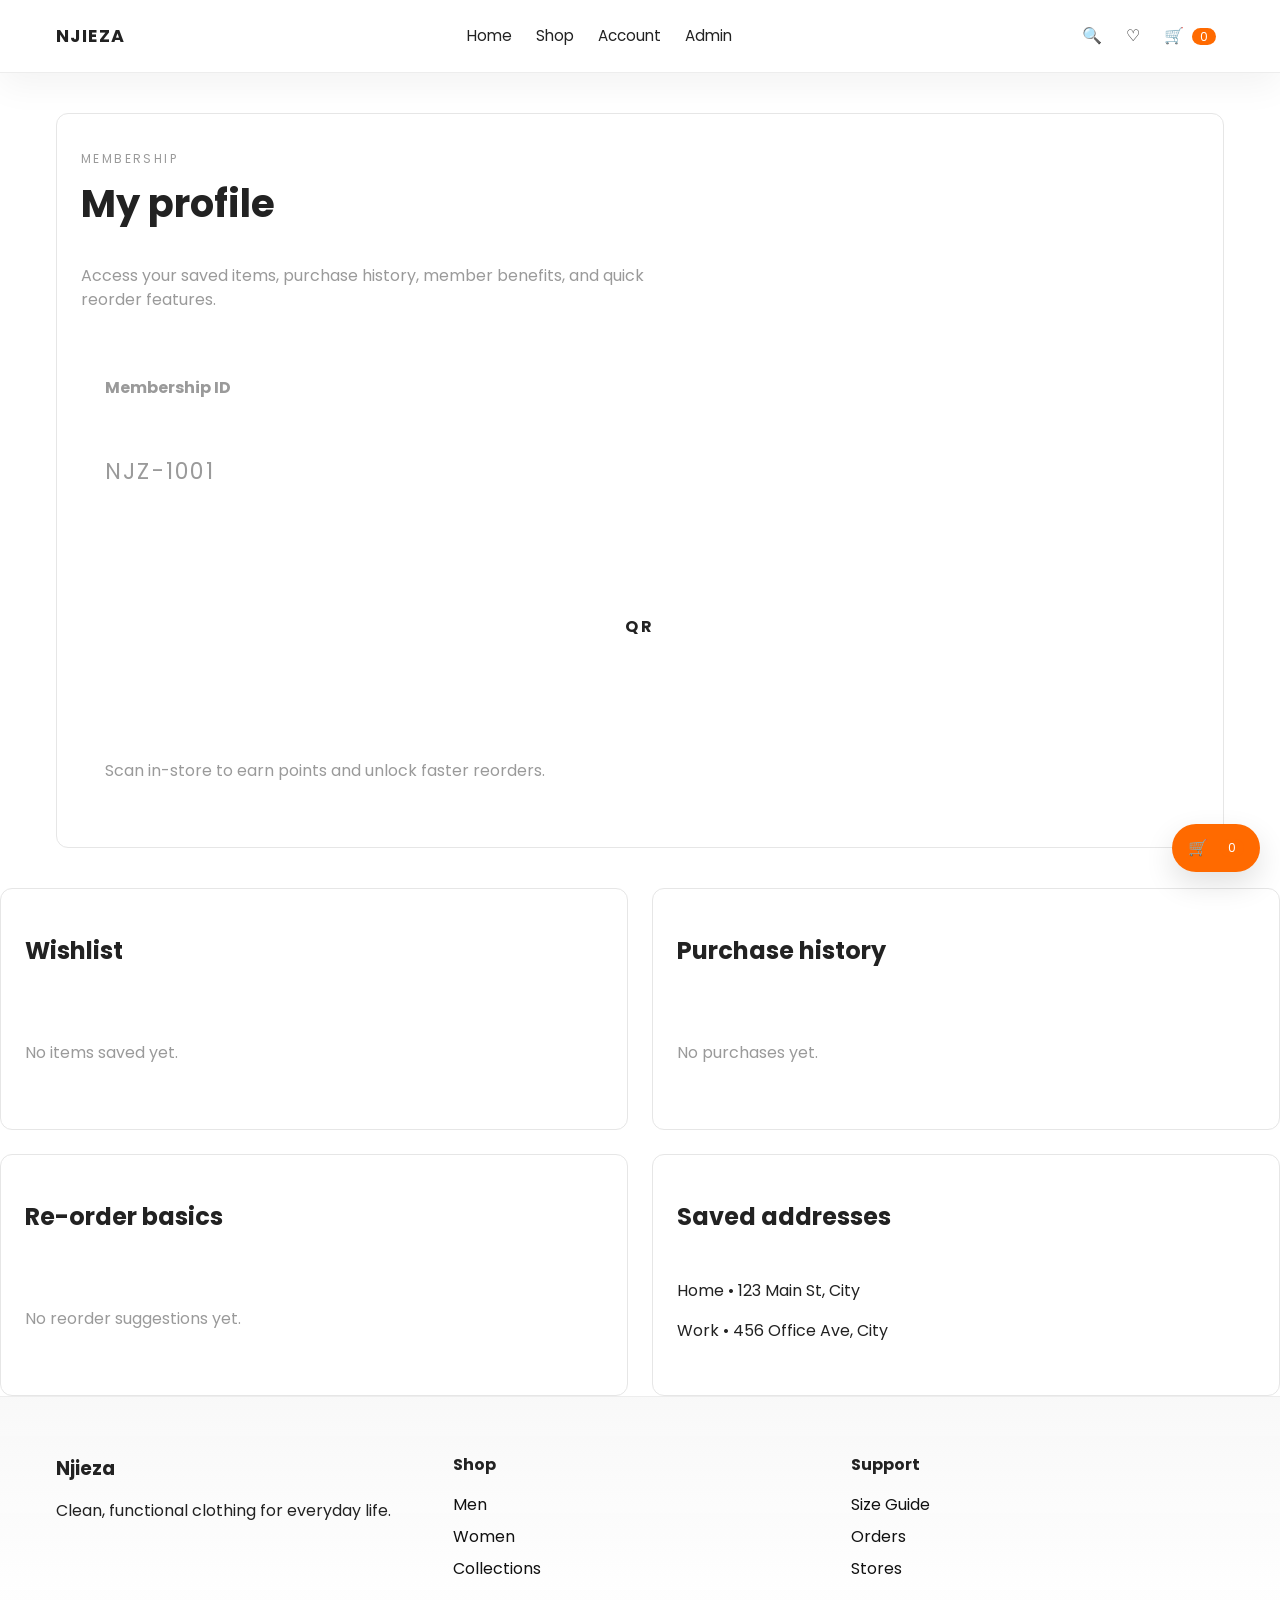
<file: account.html>
<!DOCTYPE html>
<html lang="en">
  <head>
    <meta charset="UTF-8" />
    <meta name="viewport" content="width=device-width, initial-scale=1.0" />
    <title>Account — Njieza</title>
    <link rel="stylesheet" href="styles.css" />
    <link href="https://fonts.googleapis.com/css2?family=Poppins:wght@300;400;600;700&display=swap" rel="stylesheet">
    <script defer src="script.js"></script>
  </head>
  <body>
    <div class="site-shell">
      <header class="site-header">
        <div class="header-inner">
          <a class="logo" href="index.html">njieza</a>
          <nav class="main-nav" aria-label="Primary navigation">
            <a href="index.html">Home</a>
            <a href="shop.html">Shop</a>
            <a href="account.html">Account</a>
            <a href="admin.html">Admin</a>
          </nav>
          <div class="header-actions">
            <button class="icon-button search-toggle" type="button" aria-label="Open search">🔍</button>
            <a class="icon-button" href="#" aria-label="Wishlist">♡</a>
            <button class="icon-button cart-button" type="button" aria-label="Open cart">🛒 <span class="cart-count">0</span></button>
          </div>
        </div>
        <div class="search-bar-panel hidden">
          <input type="search" placeholder="Search by fabric, collection, or product" aria-label="Search products" />
          <div class="search-suggestions">
            <button type="button">AIRism</button>
            <button type="button">Thermal</button>
            <button type="button">Basics</button>
            <button type="button">Lounge</button>
          </div>
        </div>
      </header>

      <main id="account-page">
        <section class="account-hero">
          <div class="account-card">
            <p class="eyebrow">Membership</p>
            <h1>My profile</h1>
            <p>Access your saved items, purchase history, member benefits, and quick reorder features.</p>
            <div class="membership-card account-membership">
              <p class="membership-label">Membership ID</p>
              <p class="membership-code" id="membership-id">NJZ-1001</p>
              <div class="qr-placeholder">QR</div>
              <p class="membership-note">Scan in-store to earn points and unlock faster reorders.</p>
            </div>
          </div>
        </section>

        <section class="account-grid">
          <div class="account-card">
            <h2>Wishlist</h2>
            <div id="wishlist-items" class="wishlist-list">
              <p class="empty-state">No items saved yet.</p>
            </div>
          </div>

          <div class="account-card">
            <h2>Purchase history</h2>
            <div id="order-history" class="history-list">
              <p class="empty-state">No purchases yet.</p>
            </div>
          </div>

          <div class="account-card">
            <h2>Re-order basics</h2>
            <div id="reorder-basics" class="reorder-list"></div>
          </div>

          <div class="account-card">
            <h2>Saved addresses</h2>
            <div id="saved-addresses">
              <p>Home • 123 Main St, City</p>
              <p>Work • 456 Office Ave, City</p>
            </div>
          </div>
        </section>
      </main>

      <footer class="site-footer">
        <div class="footer-grid">
          <div>
            <h3>Njieza</h3>
            <p>Clean, functional clothing for everyday life.</p>
          </div>
          <div>
            <p><strong>Shop</strong></p>
            <a href="#">Men</a>
            <a href="#">Women</a>
            <a href="#">Collections</a>
          </div>
          <div>
            <p><strong>Support</strong></p>
            <a href="#">Size Guide</a>
            <a href="#">Orders</a>
            <a href="#">Stores</a>
          </div>
        </div>
      </footer>

      <div class="mini-cart-drawer hidden">
        <div class="drawer-header">
          <h2>Your cart</h2>
          <button class="icon-button drawer-close" type="button" aria-label="Close cart">✕</button>
        </div>
        <div class="drawer-content" id="drawer-items-account">
          <p class="drawer-empty">Your cart is empty.</p>
        </div>
        <div class="drawer-footer">
          <div class="drawer-total">
            <span>Subtotal</span>
            <strong id="drawer-total-account">$0.00</strong>
          </div>
          <a class="button button-primary" href="checkout.html">Checkout</a>
        </div>
      </div>
      <div class="cart-float" role="button" aria-label="Open cart" onclick="(function(e){const btn=e.currentTarget; (typeof openCart==='function') && openCart(btn); })(event)">
        🛒 <span class="cart-count">0</span>
      </div>
    </div>
  </body>
</html>
</file>
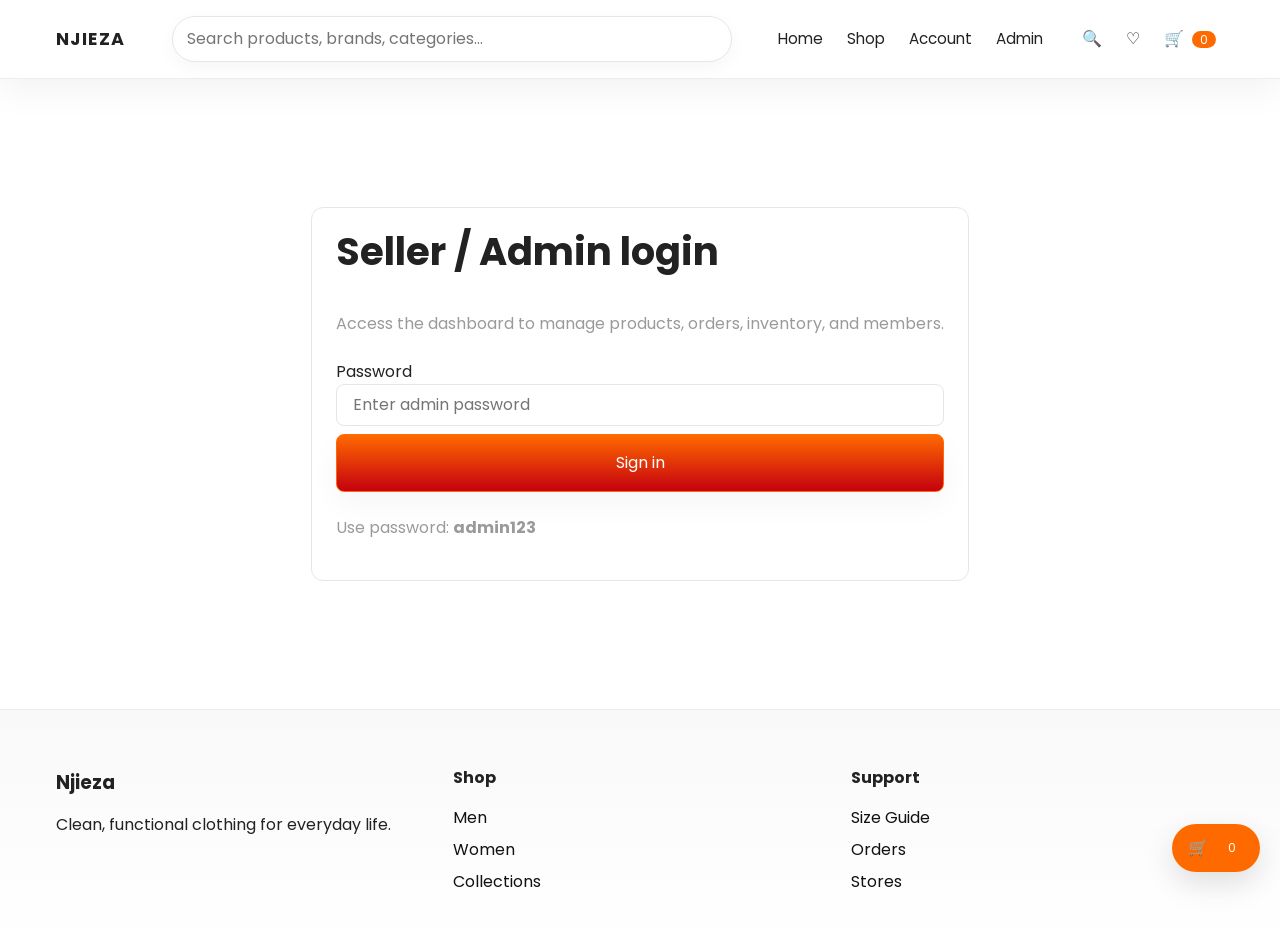
<file: admin.html>
<!DOCTYPE html>
<html lang="en">
  <head>
    <meta charset="UTF-8" />
    <meta name="viewport" content="width=device-width, initial-scale=1.0" />
    <title>Admin Dashboard — Njieza</title>
    <link rel="stylesheet" href="styles.css" />
    <link href="https://fonts.googleapis.com/css2?family=Poppins:wght@300;400;600;700&display=swap" rel="stylesheet">
    <script defer src="script.js"></script>
  </head>
  <body>
    <div class="site-shell">
      <header class="site-header">
        <div class="header-inner">
          <a class="logo" href="index.html">njieza</a>
          <div class="search-inline">
            <input type="search" placeholder="Search products, brands, categories..." aria-label="Search" id="global-search" />
          </div>
          <nav class="main-nav" aria-label="Primary navigation">
            <a href="index.html">Home</a>
            <a href="shop.html">Shop</a>
            <a href="account.html">Account</a>
            <a href="admin.html">Admin</a>
          </nav>
          <div class="header-actions">
            <button class="icon-button search-toggle" type="button" aria-label="Open search">🔍</button>
            <a class="icon-button" href="#" aria-label="Wishlist">♡</a>
            <button class="icon-button cart-button" type="button" aria-label="Open cart">🛒 <span class="cart-count">0</span></button>
          </div>
        </div>
        <div class="search-bar-panel hidden">
          <input type="search" placeholder="Search by fabric, collection, or product" aria-label="Search products" />
          <div class="search-suggestions">
            <button type="button">AIRism</button>
            <button type="button">Thermal</button>
            <button type="button">Basics</button>
            <button type="button">Lounge</button>
          </div>
        </div>
      </header>

      <main id="admin-page">
        <section class="admin-login-panel" id="admin-login-panel">
          <div class="admin-card">
            <h1>Seller / Admin login</h1>
            <p>Access the dashboard to manage products, orders, inventory, and members.</p>
            <label>
              Password
              <input type="password" id="admin-password" placeholder="Enter admin password" />
            </label>
            <button class="button button-primary" id="admin-login-button">Sign in</button>
            <p class="hint">Use password: <strong>admin123</strong></p>
          </div>
        </section>

        <section class="admin-dashboard hidden" id="admin-dashboard">
          <div class="section-head">
            <p class="section-eyebrow">Seller dashboard</p>
            <h2>Manage store operations</h2>
          </div>

          <div class="admin-grid">
            <div class="admin-card admin-metric">
              <p>Total products</p>
              <strong id="metric-products">0</strong>
            </div>
            <div class="admin-card admin-metric">
              <p>Open orders</p>
              <strong id="metric-orders">0</strong>
            </div>
            <div class="admin-card admin-metric">
              <p>Revenue</p>
              <strong id="metric-revenue">$0</strong>
            </div>
            <div class="admin-card admin-metric">
              <p>Members</p>
              <strong id="metric-members">0</strong>
            </div>
          </div>

          <div class="admin-card admin-panel">
            <h3>Product management</h3>
            <div class="product-table" id="admin-products"></div>
            <div class="product-form">
              <h4>Add new product</h4>
              <label>
                Name
                <input type="text" id="new-product-name" placeholder="Cooling T-Shirt" />
              </label>
              <label>
                Category
                <select id="new-product-category">
                  <option value="tops">Tops</option>
                  <option value="bottoms">Bottoms</option>
                  <option value="outerwear">Outerwear</option>
                  <option value="innerwear">Innerwear</option>
                  <option value="loungewear">Loungewear</option>
                </select>
              </label>
              <label>
                Fabric
                <select id="new-product-fabric">
                  <option value="cooling">Cooling</option>
                  <option value="thermal">Thermal</option>
                  <option value="cotton">Cotton</option>
                  <option value="linen">Linen</option>
                </select>
              </label>
              <label>
                Price
                <input type="number" id="new-product-price" placeholder="29" />
              </label>
              <label>
                Stock
                <input type="number" id="new-product-stock" placeholder="20" />
              </label>
              <button class="button button-secondary" id="add-product-button">Add product</button>
            </div>
          </div>

          <div class="admin-grid admin-wide">
            <div class="admin-card admin-panel">
              <h3>Orders management</h3>
              <div class="order-table" id="admin-orders"></div>
            </div>
            <div class="admin-card admin-panel">
              <h3>Inventory control</h3>
              <div id="inventory-list"></div>
            </div>
          </div>

          <div class="admin-grid admin-wide">
            <div class="admin-card admin-panel">
              <h3>Shipping rates</h3>
              <div id="shipping-rates">
                <label>Nearby (<=10): <input type="number" id="rate-nearby" step="0.5" /></label>
                <label>Regional (<=50): <input type="number" id="rate-regional" step="0.5" /></label>
                <label>Long (<=150): <input type="number" id="rate-long" step="0.5" /></label>
                <label>Remote: <input type="number" id="rate-remote" step="0.5" /></label>
                <div style="margin-top:12px"><button class="button button-primary" id="save-shipping-rates">Save rates</button></div>
              </div>
            </div>
          </div>

          <div class="admin-card admin-panel">
            <h3>Members & re-orders</h3>
            <div id="admin-members"></div>
          </div>
        </section>
      </main>

      <footer class="site-footer">
        <div class="footer-grid">
          <div>
            <h3>Njieza</h3>
            <p>Clean, functional clothing for everyday life.</p>
          </div>
          <div>
            <p><strong>Shop</strong></p>
            <a href="#">Men</a>
            <a href="#">Women</a>
            <a href="#">Collections</a>
          </div>
          <div>
            <p><strong>Support</strong></p>
            <a href="#">Size Guide</a>
            <a href="#">Orders</a>
            <a href="#">Stores</a>
          </div>
        </div>
      </footer>

      <div class="mini-cart-drawer hidden">
        <div class="drawer-header">
          <h2>Your cart</h2>
          <button class="icon-button drawer-close" type="button" aria-label="Close cart">✕</button>
        </div>
        <div class="drawer-content" id="drawer-items-admin">
          <p class="drawer-empty">Your cart is empty.</p>
        </div>
        <div class="drawer-footer">
          <div class="drawer-total">
            <span>Subtotal</span>
            <strong id="drawer-total-admin">$0.00</strong>
          </div>
          <a class="button button-primary" href="checkout.html">Checkout</a>
        </div>
      </div>
      <div class="cart-float" role="button" aria-label="Open cart" onclick="(function(e){const btn=e.currentTarget; (typeof openCart==='function') && openCart(btn); })(event)">
        🛒 <span class="cart-count">0</span>
      </div>
    </div>
  </body>
</html>
</file>
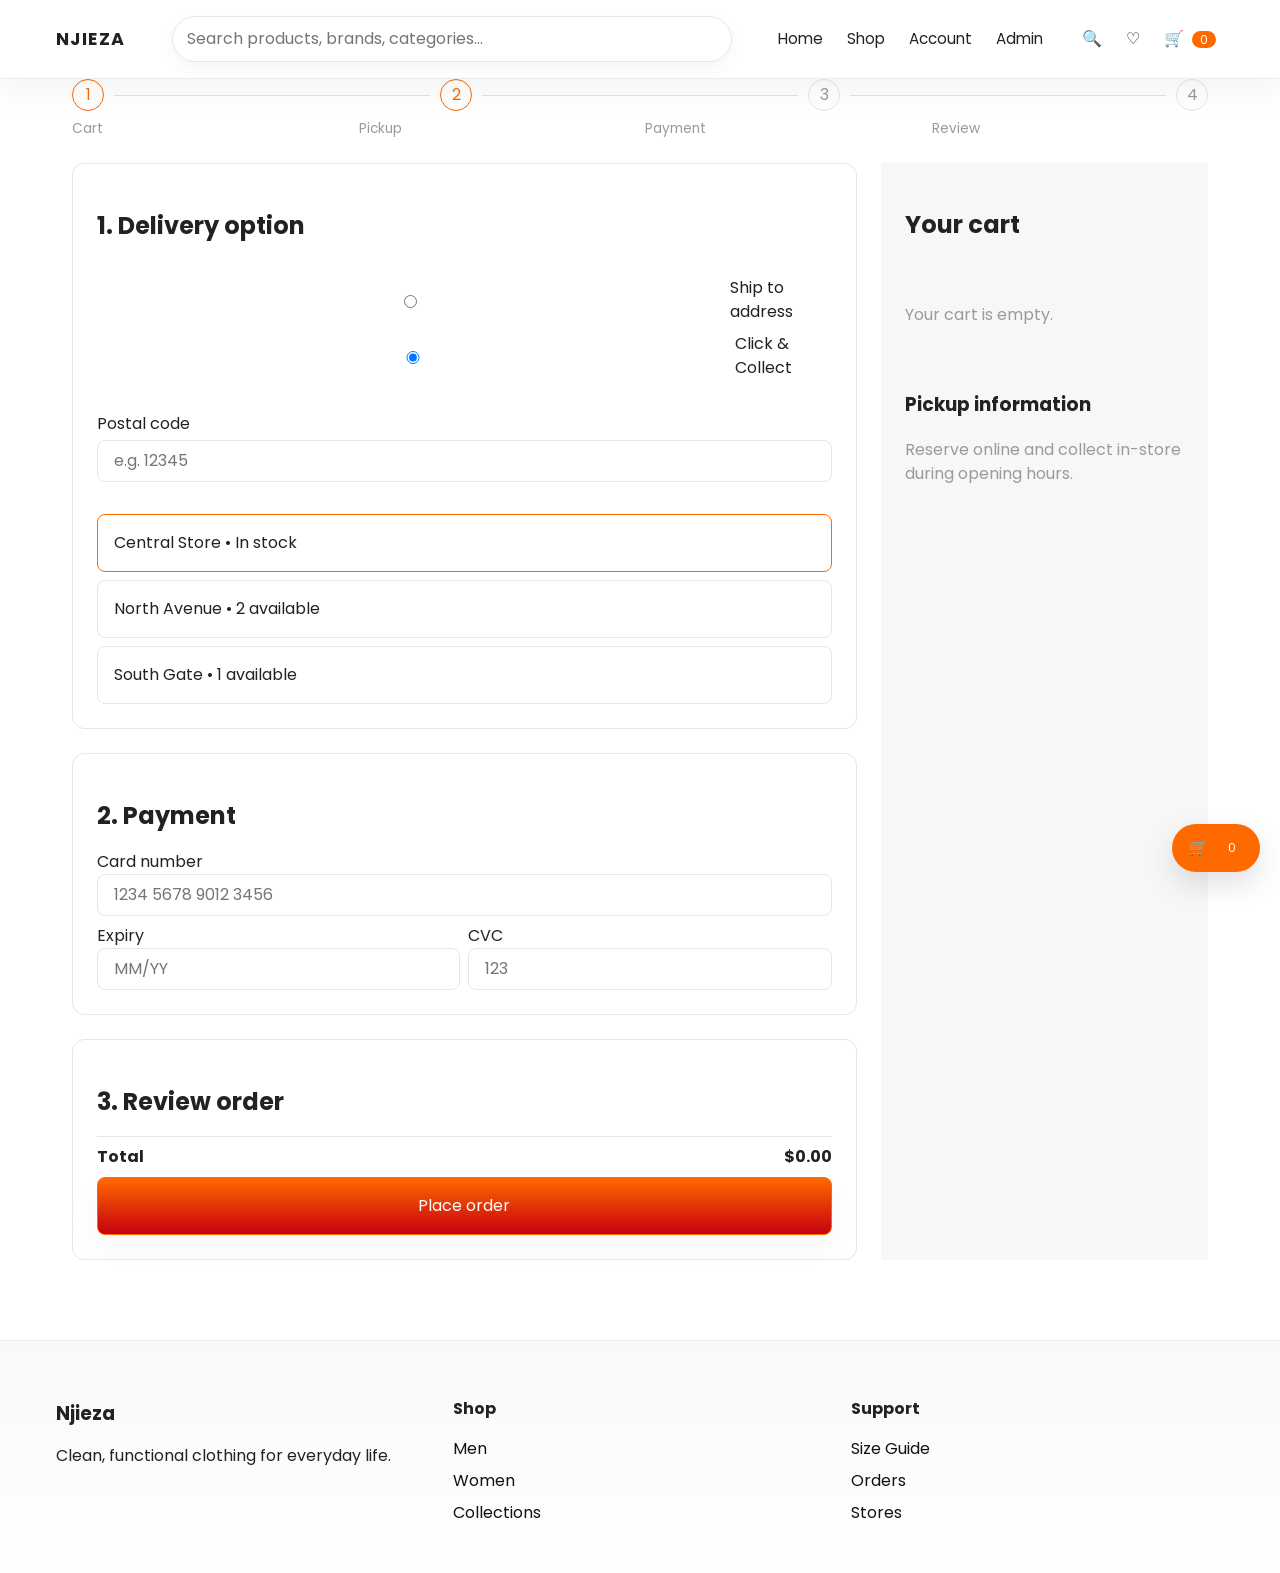
<file: checkout.html>
<!DOCTYPE html>
<html lang="en">
  <head>
    <meta charset="UTF-8" />
    <meta name="viewport" content="width=device-width, initial-scale=1.0" />
    <title>Checkout — Njieza</title>
    <link rel="stylesheet" href="styles.css" />
    <link href="https://fonts.googleapis.com/css2?family=Poppins:wght@300;400;600;700&display=swap" rel="stylesheet">
    <script defer src="script.js"></script>
  </head>
  <body>
    <div class="site-shell">
      <header class="site-header">
        <div class="header-inner">
          <a class="logo" href="index.html">njieza</a>
          <div class="search-inline">
            <input type="search" placeholder="Search products, brands, categories..." aria-label="Search" id="global-search" />
          </div>
          <nav class="main-nav" aria-label="Primary navigation">
            <a href="index.html">Home</a>
            <a href="shop.html">Shop</a>
            <a href="account.html">Account</a>
            <a href="admin.html">Admin</a>
          </nav>
          <div class="header-actions">
            <button class="icon-button search-toggle" type="button" aria-label="Open search">🔍</button>
            <a class="icon-button" href="#" aria-label="Wishlist">♡</a>
            <button class="icon-button cart-button" type="button" aria-label="Open cart">🛒 <span class="cart-count" id="cart-count-3">0</span></button>
          </div>
        </div>
        <div class="search-bar-panel hidden" id="search-panel-3">
          <input type="search" placeholder="Search by fabric, collection, or product" aria-label="Search products" />
          <div class="search-suggestions">
            <button type="button">AIRism</button>
            <button type="button">Thermal</button>
            <button type="button">Basics</button>
            <button type="button">Lounge</button>
          </div>
        </div>
      </header>

      <main class="checkout-page">
        <section class="checkout-hero">
          <div class="checkout-progress">
            <span class="step active">1</span>
            <span class="progress-line"></span>
            <span class="step active">2</span>
            <span class="progress-line"></span>
            <span class="step">3</span>
            <span class="progress-line"></span>
            <span class="step">4</span>
          </div>
          <div class="progress-labels">
            <span>Cart</span>
            <span>Pickup</span>
            <span>Payment</span>
            <span>Review</span>
          </div>
        </section>

        <section class="checkout-grid">
          <div class="checkout-panel">
            <div class="checkout-card">
              <h2>1. Delivery option</h2>
              <div class="radio-group">
                <label><input type="radio" name="delivery" value="shipping" />Ship to address</label>
                <label><input type="radio" name="delivery" value="pickup" checked />Click & Collect</label>
              </div>
              <div class="delivery-panel" id="pickup-panel">
                <label>
                  Postal code
                  <input type="text" id="checkout-postal" placeholder="e.g. 12345" />
                </label>
                <div class="store-list" id="checkout-stores">
                  <article class="store-card selected" data-store="Central">Central Store • In stock</article>
                  <article class="store-card" data-store="North">North Avenue • 2 available</article>
                  <article class="store-card" data-store="South">South Gate • 1 available</article>
                </div>
              </div>
              <div class="delivery-panel hidden" id="shipping-panel">
                <label>
                  Full name
                  <input type="text" id="shipping-name" placeholder="Jane Doe" />
                </label>
                <label>
                  Address
                  <input type="text" id="shipping-address" placeholder="123 Main St" />
                </label>
                <label>
                  City
                  <input type="text" id="shipping-city" placeholder="City" />
                </label>
                <label>
                  Shipping method
                  <select id="shipping-method">
                    <option value="standard">Standard (est. 3-7 days)</option>
                    <option value="express">Express (1-2 days)</option>
                  </select>
                </label>
              </div>
            </div>

            <div class="checkout-card">
              <h2>2. Payment</h2>
              <label>
                Card number
                <input type="text" id="card-number" placeholder="1234 5678 9012 3456" />
              </label>
              <div class="form-row">
                <label>
                  Expiry
                  <input type="text" id="card-expiry" placeholder="MM/YY" />
                </label>
                <label>
                  CVC
                  <input type="text" id="card-cvc" placeholder="123" />
                </label>
              </div>
            </div>

            <div class="checkout-card">
              <h2>3. Review order</h2>
              <div class="order-summary" id="checkout-order-rows">
                <div class="order-row"><span>Men’s Cooling T-Shirt</span><span>$29</span></div>
                <div class="order-row"><span>Pickup handling</span><span id="checkout-shipping">$0.00</span></div>
                <div class="order-row total"><strong>Total</strong><strong id="checkout-total">$29</strong></div>
              </div>
              <button class="button button-primary" id="place-order">Place order</button>
            </div>
          </div>

          <aside class="sidebar-card">
            <h2>Your cart</h2>
            <div class="checkout-cart-summary" id="checkout-cart-summary">
              <div class="checkout-item">
                <span>Men’s Cooling T-Shirt</span>
                <strong>$29</strong>
              </div>
            </div>
            <div class="sidebar-note">
              <h3>Pickup information</h3>
              <p>Reserve online and collect in-store during opening hours.</p>
            </div>
          </aside>
        </section>
      </main>

      <footer class="site-footer">
        <div class="footer-grid">
          <div>
            <h3>Njieza</h3>
            <p>Clean, functional clothing for everyday life.</p>
          </div>
          <div>
            <p><strong>Shop</strong></p>
            <a href="#">Men</a>
            <a href="#">Women</a>
            <a href="#">Collections</a>
          </div>
          <div>
            <p><strong>Support</strong></p>
            <a href="#">Size Guide</a>
            <a href="#">Orders</a>
            <a href="#">Stores</a>
          </div>
        </div>
      </footer>

      <div class="order-dialog hidden" id="order-dialog">
        <div class="order-dialog-card">
          <h2>Order confirmed</h2>
          <p>Your Click & Collect order is ready to be picked up at Central Store.</p>
          <p><strong>Order #NJZ-1904</strong></p>
          <button class="button button-secondary" id="continue-shopping">Continue shopping</button>
        </div>
      </div>

      <div class="mini-cart-drawer hidden" id="mini-cart-3">
        <div class="drawer-header">
          <h2>Your cart</h2>
          <button class="icon-button drawer-close" type="button" aria-label="Close cart">✕</button>
        </div>
        <div class="drawer-content" id="drawer-items-3">
          <p class="drawer-empty">Your cart is empty.</p>
        </div>
        <div class="drawer-footer">
          <div class="drawer-total">
            <span>Subtotal</span>
            <strong id="drawer-total-3">$0.00</strong>
          </div>
          <a class="button button-primary" href="checkout.html">Checkout</a>
        </div>
      </div>
      <div class="cart-float" role="button" aria-label="Open cart" onclick="(function(e){const btn=e.currentTarget; (typeof openCart==='function') && openCart(btn); })(event)">
        🛒 <span class="cart-count">0</span>
      </div>
    </div>
  </body>
</html>
</file>
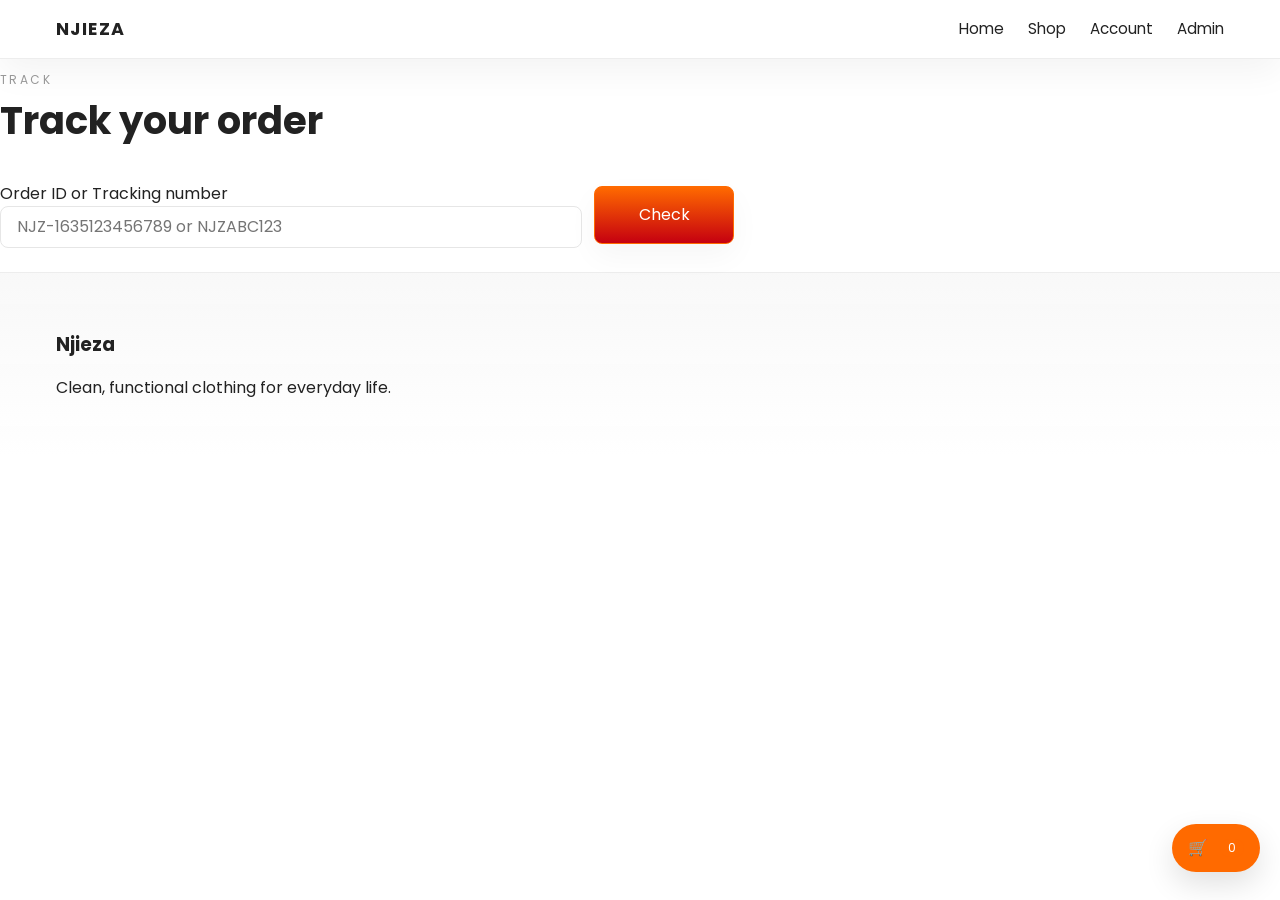
<file: track.html>
<!DOCTYPE html>
<html lang="en">
  <head>
    <meta charset="UTF-8" />
    <meta name="viewport" content="width=device-width, initial-scale=1.0" />
    <title>Track Order — Njieza</title>
    <link rel="stylesheet" href="styles.css" />
    <link href="https://fonts.googleapis.com/css2?family=Poppins:wght@300;400;600;700&display=swap" rel="stylesheet">
    <script defer src="script.js"></script>
  </head>
  <body>
    <div class="site-shell">
      <header class="site-header">
        <div class="header-inner">
          <a class="logo" href="index.html">njieza</a>
          <nav class="main-nav" aria-label="Primary navigation">
            <a href="index.html">Home</a>
            <a href="shop.html">Shop</a>
            <a href="account.html">Account</a>
            <a href="admin.html">Admin</a>
          </nav>
        </div>
      </header>

      <main id="track-page" class="track-page">
        <section class="section-head">
          <p class="section-eyebrow">Track</p>
          <h2>Track your order</h2>
        </section>

        <div class="track-form">
          <label>
            Order ID or Tracking number
            <input type="text" id="track-input" placeholder="NJZ-1635123456789 or NJZABC123" />
          </label>
          <button class="button button-primary" id="track-button">Check</button>
        </div>

        <div id="track-result" class="track-result"></div>
      </main>

      <footer class="site-footer">
        <div class="footer-grid">
          <div>
            <h3>Njieza</h3>
            <p>Clean, functional clothing for everyday life.</p>
          </div>
        </div>
      </footer>
    </div>
    <div class="cart-float" role="button" aria-label="Open cart" onclick="(function(e){const btn=e.currentTarget; (typeof openCart==='function') && openCart(btn); })(event)">
      🛒 <span class="cart-count">0</span>
    </div>
  </body>
</html>
</file>
<file: styles.css>
:root {
  --red: #ff6a00; /* primary accent (Zalora-like) */
  --accent: #ff6a00;
  --black: #111111;
  --charcoal: #222222;
  --white: #ffffff;
  --gray-100: #f7f7f7;
  --gray-200: #e6e6e6;
  --gray-300: #d9d9d9;
  --gray-400: #9a9a9a;
  --text: #222222;
  --radius-sm: 6px;
  --radius-md: 8px;
  --radius-lg: 12px;
  --body: 16px;
  --space-xs: 4px;
  --space-s: 8px;
  --space-m: 16px;
  --space-l: 24px;
  --space-xl: 32px;
  --space-xxl: 40px;
}

* {
  box-sizing: border-box;
}

html {
  scroll-behavior: smooth;
}

body {
  margin: 0;
  min-height: 100vh;
  font-family: Poppins, Inter, Roboto, Helvetica Neue, Arial, sans-serif;
  color: var(--text);
  background: #fff;
  line-height: 1.5;
}

a {
  color: inherit;
  text-decoration: none;
}

button,
input,
select {
  font: inherit;
}

button {
  cursor: pointer;
}

.site-shell {
  min-height: 100vh;
}

.site-header {
  border-bottom: 1px solid rgba(34, 34, 34, 0.08);
  background: rgba(255, 255, 255, 0.96);
  backdrop-filter: blur(14px);
  position: sticky;
  top: 0;
  z-index: 100;
  box-shadow: 0 12px 36px rgba(17, 17, 17, 0.05);
}

.header-inner {
  display: flex;
  align-items: center;
  justify-content: space-between;
  gap: var(--space-m);
  max-width: 1200px;
  margin: 0 auto;
  padding: var(--space-m);
}

.header-inner .search-inline {
  flex: 1 1 480px;
  max-width: 560px;
  margin: 0 var(--space-m);
}
.header-inner .search-inline input {
  width: 100%;
  padding: 10px 14px;
  border-radius: 24px;
  border: 1px solid var(--gray-200);
  box-shadow: 0 6px 18px rgba(17,17,17,0.04);
}

.cart-float {
  position: fixed;
  right: 20px;
  bottom: 28px;
  z-index: 500;
  background: var(--accent);
  color: #fff;
  padding: 12px 16px;
  border-radius: 28px;
  box-shadow: 0 12px 30px rgba(0,0,0,0.12);
  display: flex;
  align-items: center;
  gap: 8px;
}

.logo {
  font-size: 1.1rem;
  font-weight: 700;
  letter-spacing: 0.08em;
  text-transform: uppercase;
}

.main-nav {
  display: flex;
  gap: var(--space-l);
  flex-wrap: wrap;
}

.main-nav a {
  color: var(--charcoal);
  font-size: 0.95rem;
}

.main-nav a:hover { color: var(--red); }

.header-actions {
  display: flex;
  align-items: center;
  gap: var(--space-s);
}

.icon-button {
  border: none;
  background: transparent;
  color: var(--black);
  font-size: 1rem;
  padding: var(--space-s);
}

.cart-count {
  background: var(--red);
  color: var(--white);
  border-radius: 999px;
  padding: 0 var(--space-s);
  font-size: 0.75rem;
  margin-left: var(--space-xs);
}

.search-bar-panel {
  max-width: 1200px;
  margin: 0 auto;
  padding: 0 var(--space-m) var(--space-m);
}

.search-bar-panel input {
  width: 100%;
  max-width: 680px;
  padding: var(--space-m);
  border: 1px solid var(--gray-200);
  border-radius: var(--radius-md);
}

.search-suggestions {
  display: flex;
  flex-wrap: wrap;
  gap: var(--space-s);
  margin-top: var(--space-s);
}

.suggestions-list {
  position: absolute;
  left: 0;
  right: 0;
  background: var(--white);
  border: 1px solid var(--gray-200);
  box-shadow: 0 14px 28px rgba(17,17,17,0.06);
  padding: 8px;
  border-radius: 8px;
  z-index: 60;
  max-height: 300px;
  overflow: auto;
}
.suggestion-item {
  display: block;
  width: 100%;
  text-align: left;
  padding: 8px 10px;
  border: none;
  background: transparent;
  font-size: 0.95rem;
  color: var(--charcoal);
}
.suggestion-item:hover { background: var(--gray-100); }

.search-suggestions button {
  border: 1px solid var(--gray-200);
  background: var(--gray-100);
  padding: var(--space-s) var(--space-m);
  border-radius: var(--radius-md);
}

.hidden {
  display: none !important;
}

.hero-section,
.account-hero,
.admin-login-panel,
.admin-dashboard,
.filters-section,
.product-page,
.checkout-page {
  padding: 0 var(--space-m) var(--space-xxl);
  max-width: 1200px;
  margin: 0 auto;
}

.hero-section {
  display: grid;
  gap: var(--space-xxl);
  align-items: center;
  grid-template-columns: 1.2fr 1fr;
}

.hero-copy {
  max-width: 560px;
}

.eyebrow,
.section-eyebrow {
  display: inline-block;
  text-transform: uppercase;
  letter-spacing: 0.2em;
  color: var(--gray-400);
  font-size: 0.75rem;
  margin-bottom: var(--space-s);
}

.hero-section h1,
.section-head h2,
.account-hero h1,
.admin-login-panel h1 {
  font-size: clamp(2rem, 3vw, 3.2rem);
  margin: 0 0 var(--space-m);
  line-height: 1.05;
}

.hero-section p,
.section-head p,
.product-description,
.details-card p,
.review-copy,
.sidebar-note p,
.account-hero p,
.admin-login-panel p {
  color: var(--gray-400);
  max-width: 620px;
}

.hero-actions,
.product-actions,
.filters-grid,
.account-grid,
.admin-grid,
.admin-wide {
  display: grid;
  gap: var(--space-s);
}

.hero-actions {
  grid-template-columns: repeat(2, minmax(0, 1fr));
}

.button {
  border: 1px solid transparent;
  padding: 16px 24px;
  border-radius: var(--radius-md);
  min-width: 140px;
  transition: transform 0.2s ease, background 0.2s ease, color 0.2s ease, border-color 0.2s ease, box-shadow 0.2s ease;
  box-shadow: 0 12px 30px rgba(0, 0, 0, 0.04);
}

.button:hover {
  transform: translateY(-2px);
  box-shadow: 0 18px 36px rgba(0, 0, 0, 0.08);
}

.button-primary {
  background: linear-gradient(180deg,var(--red),#c50010);
  border-color: var(--red);
  color: var(--white);
}

.button-secondary,
.button-ghost {
  background: var(--white);
  border-color: var(--black);
  color: var(--black);
}

.hero-visual {
  display: flex;
  justify-content: center;
}

.hero-image,
.collection-image,
.recommendation-image,
.qr-placeholder {
  height: 220px;
  background: linear-gradient(180deg, #f8f8f8 0%, #ffffff 100%);
  color: var(--gray-500);
  display: grid;
  place-items: center;
  text-transform: uppercase;
  letter-spacing: 0.18em;
  font-weight: 700;
}

.product-card-image,
.product-image {
  width: 100%;
  min-height: 220px;
  max-height: 320px;
  border-radius: var(--radius-md);
  overflow: hidden;
  background: linear-gradient(180deg, #f8f8f8 0%, #ffffff 100%);
  display: grid;
  place-items: center;
}

img.product-card-image,
img.product-image {
  width: 100%;
  height: 100%;
  object-fit: cover;
  display: block;
}

.collection-image img,
.recommendation-image,
.recommendation-image img { width:100%; height:100%; object-fit:cover; display:block; border-radius:8px; }

/* Red & white accents */
.badge { background: rgba(230,0,18,0.08); color: var(--red); padding: 2px 8px; border-radius:999px; font-weight:600; }
.site-footer { background: #fff; border-top:1px solid rgba(17,17,17,0.06); }

.hero-image-frame { background: linear-gradient(180deg, rgba(230,0,18,0.06), rgba(255,255,255,0.4)); color: var(--red); }

.product-card {
  display: flex;
  flex-direction: column;
  gap: var(--space-m);
  border-radius: var(--radius-md);
  padding: var(--space-m);
  background: var(--white);
  box-shadow: 0 8px 20px rgba(17,17,17,0.05);
}

.product-card-body {
  display: flex;
  flex-direction: column;
  gap: 8px;
}

/* product grid layout */
#shop-products {
  display: grid;
  grid-template-columns: repeat(auto-fill, minmax(220px, 1fr));
  gap: 18px;
  align-items: start;
}

.product-card .product-actions { margin-top:auto; display:flex; gap:8px }
.product-card .badge { justify-self:start }

.product-card { position: relative; }
.product-card .quick-view {
  position: absolute;
  top: 10px;
  right: 10px;
  border: none;
  background: rgba(255,255,255,0.92);
  padding: 6px 8px;
  border-radius: 8px;
  box-shadow: 0 6px 18px rgba(17,17,17,0.06);
  display: none;
}
.product-card:hover .quick-view { display: block; }

.product-card strong { color: var(--red); font-size:1.05rem }

.promo { background: rgba(0,0,0,0.04); padding:4px 8px; border-radius:8px; font-size:0.75rem; color:var(--charcoal); }
.promo.deal { background: linear-gradient(90deg, #ffd1c4, #ffb199); color:var(--red); font-weight:700 }

/* flying image animation */
.flying-img { position:fixed; z-index:9999; border-radius:8px; transition: transform 0.7s cubic-bezier(.2,.8,.2,1), opacity 0.7s; pointer-events:none; }
.cart-float.pulse { transform: scale(1.08); box-shadow: 0 18px 40px rgba(0,0,0,0.18); }

.history-card, .table-row.order-row {
  display: flex;
  justify-content: space-between;
  align-items: center;
  padding: var(--space-s);
  border-radius: var(--radius-sm);
  background: linear-gradient(180deg, #fff, #fbfbfb);
  box-shadow: 0 6px 18px rgba(17,17,17,0.04);
  margin-bottom: var(--space-s);
}

.timeline {
  margin-top: var(--space-m);
  border-left: 2px solid rgba(0,0,0,0.06);
  padding-left: var(--space-m);
}
.timeline-row { display:flex; justify-content:space-between; padding:6px 0; }

.track-form { display:flex; gap:12px; align-items:center; margin-bottom:var(--space-l); }
.track-result { margin-top: var(--space-m); }

.hero-image-frame {
  width: min(320px, 100%);
  padding: var(--space-l);
  border: 1px solid rgba(17, 17, 17, 0.07);
  border-radius: var(--radius-lg);
  background: rgba(255, 255, 255, 0.88);
  box-shadow: 0 20px 40px rgba(17, 17, 17, 0.06);
  text-transform: uppercase;
  letter-spacing: 0.24em;
  font-size: 0.95rem;
  color: var(--gray-500);
}

.section-head {
  display: grid;
  gap: var(--space-xs);
  margin-bottom: var(--space-l);
}

.main-nav a:hover,
.button-secondary:hover,
.button-ghost:hover {
  color: var(--red);
  border-color: rgba(230, 0, 18, 0.2);
}

input:focus,
select:focus {
  outline: none;
  border-color: var(--red);
  box-shadow: 0 0 0 4px rgba(230, 0, 18, 0.12);
}

.collection-card,
.product-card,
.editorial-card,
.store-card {
  transition: transform 0.25s ease, box-shadow 0.25s ease;
}

.collection-card:hover,
.product-card:hover,
.editorial-card:hover,
.store-card:hover {
  transform: translateY(-3px);
  box-shadow: 0 26px 55px rgba(0, 0, 0, 0.08);
}

.hero-card,
.collection-card,
.product-card,
.account-card,
.admin-card,
.checkout-card,
.details-card,
.review-card {
  background: var(--white);
  border: 1px solid var(--gray-200);
  border-radius: var(--radius-lg);
}

.hero-card {
  padding: var(--space-l);
}

.hero-card-small {
  min-height: 220px;
  display: grid;
  place-items: center;
}

.collection-grid,
.product-grid {
  display: grid;
  gap: var(--space-l);
}

/* filters sidebar and layout */
.filters-grid { display: grid; grid-template-columns: 260px 1fr; gap: var(--space-l); align-items:start; }
.filters-sidebar { background: var(--white); border:1px solid var(--gray-200); padding:var(--space-m); border-radius:8px; }
.filter-block { margin-bottom: var(--space-m); }
.filters-top { display:flex; gap:12px; align-items:center; justify-content:space-between; margin-bottom:12px }
.mobile-filter-toggle { display:none; }

/* product detail gallery */
.product-gallery { display:flex; flex-direction:column; gap:10px }
.gallery-main img { width:400px; max-width:100%; border-radius:8px }
.gallery-thumbs { display:flex; gap:8px }
.gallery-thumbs img { width:72px; height:72px; object-fit:cover; border-radius:6px; cursor:pointer; border:1px solid var(--gray-200) }
.gallery-thumbs img.selected { outline: 2px solid var(--accent); }

/* drawer controls */
.drawer-item { display:flex; justify-content:space-between; align-items:center; padding:8px 0; border-bottom:1px dashed rgba(0,0,0,0.04) }
.drawer-qty-controls { display:flex; gap:6px; align-items:center; margin-top:6px }
.drawer-qty-controls .icon-button { padding:6px 8px; border-radius:6px; border:1px solid var(--gray-200); }

@media (max-width: 820px) {
  .filters-grid { grid-template-columns: 1fr; }
  .filters-sidebar { order: 2; display:none }
  .mobile-filter-toggle { display:block }
}

.collection-grid {
  grid-template-columns: repeat(4, minmax(0, 1fr));
}

.product-card {
  display: flex;
  flex-direction: column;
  transition: transform 0.25s ease, box-shadow 0.25s ease;
}

.product-card-body {
  display: grid;
  gap: var(--space-s);
  padding: var(--space-m);
}

.product-card-body strong {
  font-size: 1rem;
}

.badge {
  display: inline-flex;
  background: var(--gray-100);
  color: var(--black);
  border-radius: 999px;
  padding: 6px 10px;
  font-size: 0.75rem;
}

.product-preview-section .product-grid {
  grid-template-columns: repeat(4, minmax(0, 1fr));
}

.editorial-panel {
  display: grid;
  gap: var(--space-m);
  grid-template-columns: 1fr 1fr;
}

.editorial-card,
.pickup-banner,
.account-card,
.admin-card,
.checkout-card {
  padding: var(--space-l);
}

.pickup-banner {
  display: flex;
  align-items: center;
  justify-content: space-between;
  gap: var(--space-m);
}

.site-footer {
  border-top: 1px solid rgba(34, 34, 34, 0.08);
  background: linear-gradient(180deg, rgba(248, 248, 248, 0.95), rgba(255, 255, 255, 0.96));
}

.footer-grid {
  display: grid;
  gap: var(--space-l);
  grid-template-columns: repeat(3, minmax(0, 1fr));
  max-width: 1200px;
  margin: 0 auto;
  padding: var(--space-xxl) var(--space-m);
}

.footer-grid h3 {
  margin-bottom: var(--space-s);
}

.footer-grid a {
  display: block;
  margin-bottom: var(--space-s);
  color: var(--black);
}

.product-page .product-hero {
  display: grid;
  gap: var(--space-xxl);
  grid-template-columns: 1.1fr 0.9fr;
  align-items: start;
  padding-top: var(--space-xxl);
}

.product-media,
.product-details {
  background: var(--white);
}

.thumbnail-row,
.swatch-row,
.size-row,
.badge-strip,
.product-actions,
.filters-grid,
.wishlist-list,
.history-list,
.reorder-list,
.inventory-list,
.member-list {
  display: grid;
  gap: var(--space-s);
}

.thumbnail,
.swatch,
.size-chip,
.store-card {
  border: 1px solid var(--gray-200);
  background: var(--white);
}

.thumbnail {
  padding: var(--space-s) var(--space-m);
  border-radius: var(--radius-md);
}

.thumbnail.selected,
.swatch.selected,
.size-chip.selected,
.store-card.selected {
  border-color: var(--red);
}

.swatch {
  width: 40px;
  height: 40px;
  border-radius: 50%;
  border: 2px solid transparent;
}

.swatch[data-color="cooling"] { background: #ffffff; }
.swatch[data-color="black"] { background: #111111; }
.swatch[data-color="steel"] { background: #4d4d4d; }

.size-chip {
  padding: 12px 18px;
  border-radius: var(--radius-md);
}

.size-chip.unavailable {
  opacity: 0.4;
  cursor: not-allowed;
}

.variant-group,
.size-assistant,
.product-form,
.checkout-card,
.account-card,
.admin-card {
  display: grid;
  gap: var(--space-s);
}

.variant-label,
.filters-grid label,
.size-assistant label,
.delivery-panel label {
  display: grid;
  gap: var(--space-xs);
  color: var(--charcoal);
}

input,
select {
  width: 100%;
  padding: var(--space-s) var(--space-m);
  border: 1px solid var(--gray-200);
  border-radius: var(--radius-md);
}

.recommendation.hidden,
.order-dialog.hidden {
  display: none;
}

.style-with-section .recommendation-carousel {
  display: grid;
  grid-template-columns: repeat(3, minmax(0, 1fr));
  gap: var(--space-l);
}

.recommendation-card {
  padding: var(--space-m);
}

.recommendation-card .recommendation-image {
  height: 180px;
}

.details-grid,
.account-grid,
.admin-grid {
  display: grid;
  gap: var(--space-l);
}

.details-grid {
  grid-template-columns: 1fr 1fr;
}

.review-card,
.details-card,
.account-card,
.admin-card,
.checkout-card {
  padding: var(--space-l);
}

.review-meta {
  color: var(--gray-400);
  font-size: 0.9rem;
}

.availability-section {
  display: grid;
  gap: var(--space-l);
  grid-template-columns: 1.6fr 1fr;
}

.availability-panel,
.membership-card {
  padding: var(--space-l);
}

.store-list,
.admin-members,
.wishlist-list,
.history-list,
.reorder-list,
.inventory-list {
  display: grid;
  gap: var(--space-s);
  margin-top: var(--space-m);
}

.store-card {
  border-radius: var(--radius-md);
  padding: var(--space-m);
  cursor: pointer;
}

.membership-card {
  display: grid;
  gap: var(--space-m);
}

.qr-placeholder {
  height: 200px;
  display: grid;
  place-items: center;
  background: var(--white);
}

.checkout-hero {
  max-width: 1200px;
  margin: 0 auto;
  padding: 0 var(--space-m) var(--space-l);
}

.checkout-progress {
  display: flex;
  align-items: center;
  gap: 10px;
}

.step {
  width: 32px;
  height: 32px;
  border-radius: 50%;
  border: 1px solid var(--gray-200);
  display: grid;
  place-items: center;
  color: var(--gray-400);
}

.step.active {
  border-color: var(--red);
  color: var(--red);
}

.progress-line {
  flex: 1;
  height: 1px;
  background: var(--gray-200);
}

.progress-labels {
  display: grid;
  grid-template-columns: repeat(4, 1fr);
  gap: 10px;
  margin-top: var(--space-s);
  font-size: 0.85rem;
  color: var(--gray-400);
}

.checkout-grid {
  display: grid;
  grid-template-columns: 2.4fr 1fr;
  gap: var(--space-l);
  max-width: 1200px;
  margin: 0 auto;
  padding: 0 var(--space-m) var(--space-xxl);
}

.checkout-panel {
  display: grid;
  gap: var(--space-l);
}

.radio-group {
  display: grid;
  gap: var(--space-s);
  margin-top: var(--space-m);
}

.radio-group label {
  display: flex;
  gap: var(--space-s);
  align-items: center;
}

.delivery-panel {
  display: grid;
  gap: var(--space-m);
  margin-top: var(--space-l);
}

.form-row {
  display: grid;
  grid-template-columns: 1fr 1fr;
  gap: var(--space-s);
}

.order-summary {
  display: grid;
  gap: var(--space-s);
}

.order-row {
  display: flex;
  justify-content: space-between;
}

.order-row.total {
  border-top: 1px solid var(--gray-200);
  padding-top: var(--space-s);
}

.sidebar-card {
  padding: var(--space-l);
  background: var(--gray-100);
}

.checkout-cart-summary {
  display: grid;
  gap: var(--space-s);
}

.checkout-item {
  display: flex;
  justify-content: space-between;
}

.sidebar-note {
  margin-top: var(--space-l);
}

.order-dialog {
  position: fixed;
  inset: 0;
  background: rgba(17, 17, 17, 0.55);
  display: grid;
  place-items: center;
  padding: var(--space-l);
}

.order-dialog-card {
  background: var(--white);
  border-radius: var(--radius-lg);
  padding: var(--space-xxl);
  max-width: 480px;
  text-align: center;
}

.mini-cart-drawer {
  position: fixed;
  top: 0;
  right: 0;
  width: min(420px, 100%);
  height: 100vh;
  background: var(--white);
  border-left: 1px solid var(--gray-200);
  box-shadow: -12px 0 40px rgba(0, 0, 0, 0.06);
  display: flex;
  flex-direction: column;
  z-index: 100;
}

.drawer-header,
.drawer-footer {
  padding: var(--space-l);
}

.drawer-header {
  display: flex;
  justify-content: space-between;
  align-items: center;
}

.drawer-content {
  flex: 1;
  padding: 0 var(--space-l);
  overflow-y: auto;
}

.drawer-empty {
  color: var(--gray-400);
}

.drawer-total {
  display: flex;
  justify-content: space-between;
  margin-bottom: var(--space-s);
}

.filters-grid {
  display: grid;
  grid-template-columns: repeat(4, minmax(0, 1fr));
  gap: var(--space-l);
}

.filters-grid label {
  display: grid;
  gap: var(--space-s);
}

.empty-state {
  color: var(--gray-400);
  padding: var(--space-l) 0;
}

.account-hero {
  padding-top: var(--space-xxl);
}

.account-card {
  padding: var(--space-l);
}

.account-grid {
  display: grid;
  gap: var(--space-l);
  grid-template-columns: 1fr 1fr;
}

.account-membership {
  display: grid;
  gap: var(--space-m);
}

.membership-label {
  font-weight: 700;
  color: var(--gray-400);
}

.membership-code {
  font-size: 1.4rem;
  letter-spacing: 0.1em;
}

.wishlist-list,
.history-list,
.reorder-list,
.inventory-list,
.member-list {
  display: grid;
  gap: var(--space-s);
}

.wishlist-row,
.history-card,
.reorder-row,
.inventory-row,
.member-row,
.table-row {
  display: grid;
  gap: var(--space-s);
  padding: var(--space-s) var(--space-s);
  border-bottom: 1px solid var(--gray-200);
}

.wishlist-row,
.reorder-row,
.inventory-row,
.member-row,
.order-row {
  grid-template-columns: 1fr auto;
  align-items: center;
}

.history-card {
  grid-template-columns: 1fr auto;
  align-items: center;
}

.admin-login-panel,
.admin-dashboard {
  max-width: 1200px;
  margin: 0 auto;
  padding: var(--space-xxl) var(--space-m);
}

.admin-login-panel {
  display: grid;
  place-items: center;
  min-height: 70vh;
}

.admin-grid {
  display: grid;
  gap: var(--space-l);
  grid-template-columns: repeat(4, minmax(0, 1fr));
}

.admin-metric {
  text-align: center;
}

.admin-metric strong {
  display: block;
  font-size: 1.8rem;
  margin-top: var(--space-s);
}

.admin-panel {
  margin-top: var(--space-l);
}

.admin-wide {
  grid-column: span 4;
  display: grid;
  grid-template-columns: repeat(2, minmax(0, 1fr));
  gap: var(--space-l);
}

.product-form {
  display: grid;
  gap: var(--space-s);
  margin-top: var(--space-l);
}

.admin-dashboard .table-row,
.admin-dashboard .order-row,
.admin-dashboard .inventory-row,
.admin-dashboard .member-row {
  border-bottom: 1px solid var(--gray-200);
}

.admin-dashboard .table-row {
  grid-template-columns: 1.5fr 0.8fr 0.8fr 0.8fr 0.6fr;
  align-items: center;
}

.admin-dashboard .order-row {
  display: grid;
  grid-template-columns: 1.6fr 0.8fr 0.8fr 1fr;
  align-items: center;
}

.admin-dashboard .inventory-row,
.admin-dashboard .member-row {
  grid-template-columns: 1fr auto;
  align-items: center;
}

.admin-dashboard .order-action {
  justify-self: end;
}

.admin-card h3,
.product-form h4,
.account-card h2,
.checkout-card h2,
.details-card h3,
.review-card h3 {
  margin-bottom: var(--space-s);
}

@media (max-width: 980px) {
  .hero-section,
  .product-hero,
  .checkout-grid,
  .details-grid,
  .collection-grid,
  .product-grid,
  .style-with-section .recommendation-carousel,
  .footer-grid,
  .editorial-panel,
  .availability-section,
  .account-grid,
  .admin-grid,
  .admin-wide,
  .filters-grid {
    grid-template-columns: 1fr;
  }

  .main-nav {
    gap: var(--space-m);
  }
}

@media (max-width: 680px) {
  .header-inner {
    flex-direction: column;
    align-items: stretch;
  }

  .hero-section,
  .product-hero {
    padding-top: var(--space-l);
  }

  .hero-actions {
    grid-template-columns: 1fr;
  }

  .button {
    width: 100%;
  }

  .form-row {
    grid-template-columns: 1fr;
  }
}
</file>
